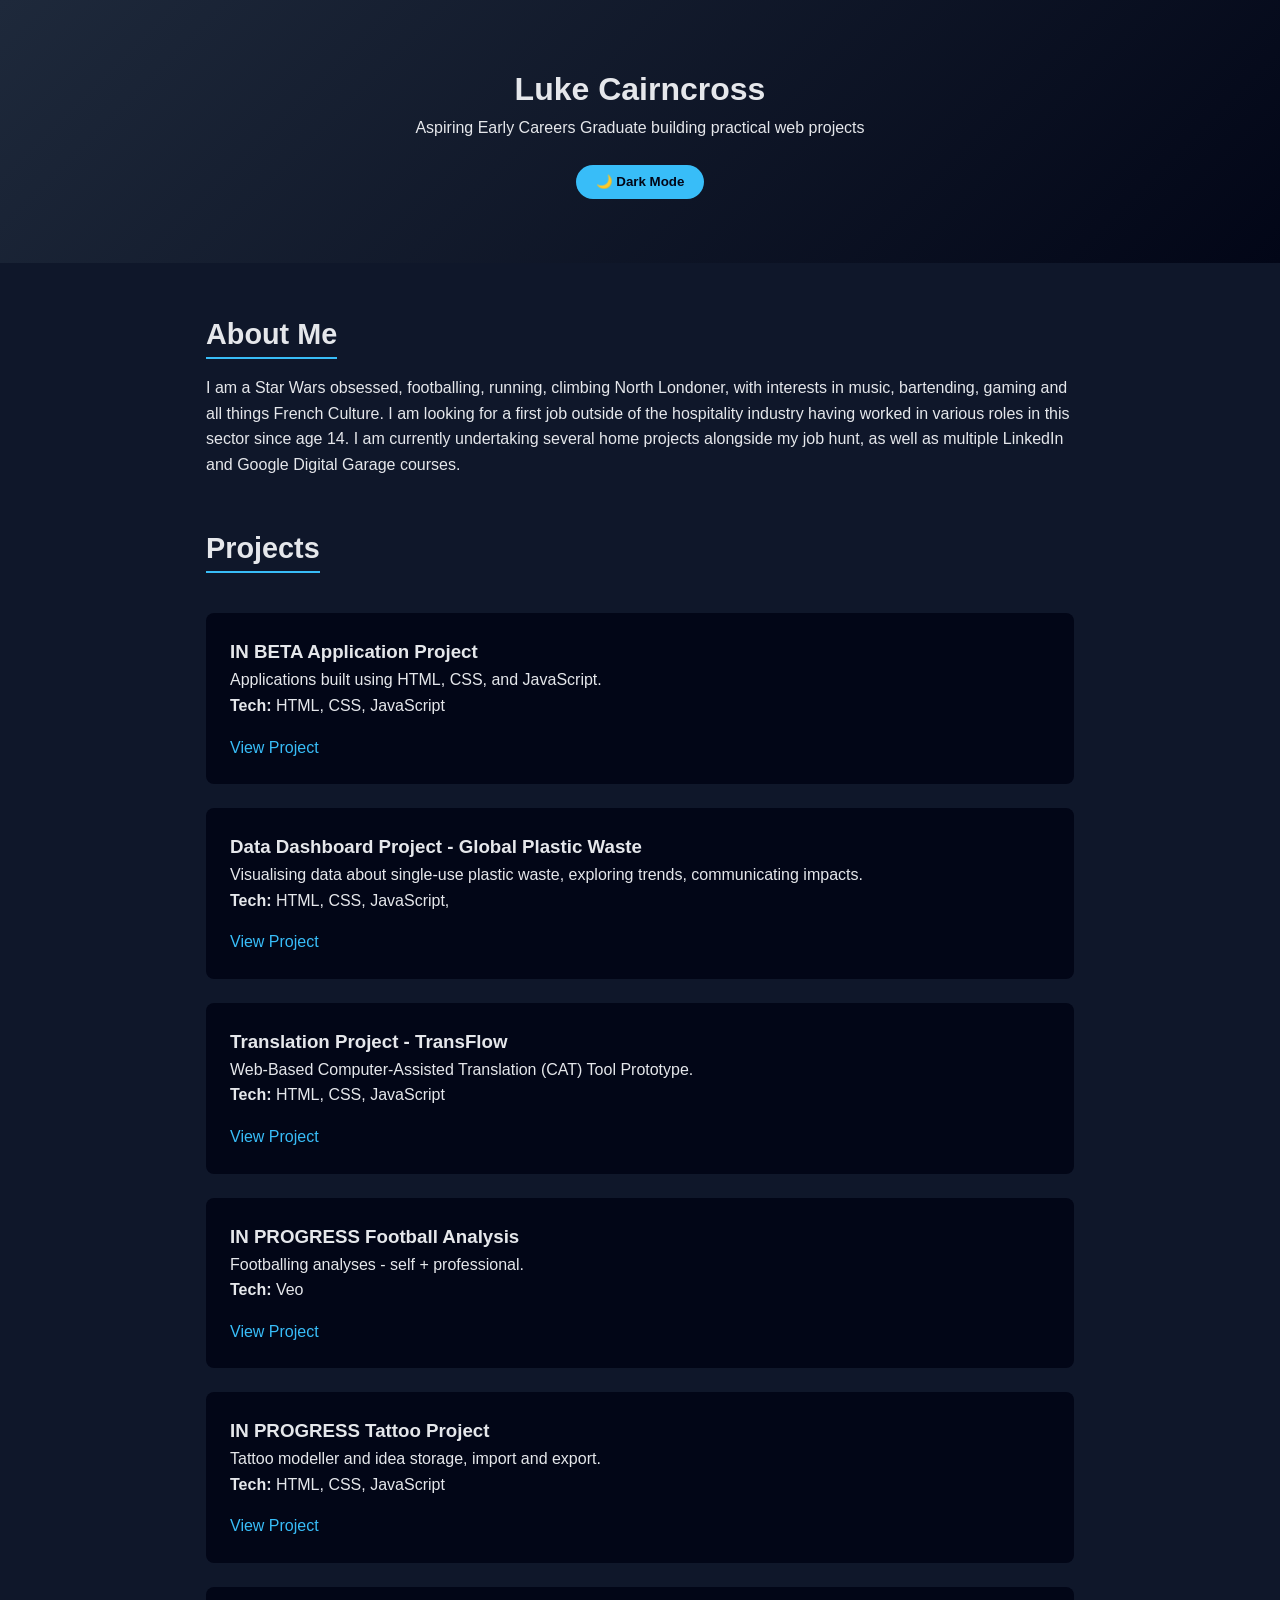
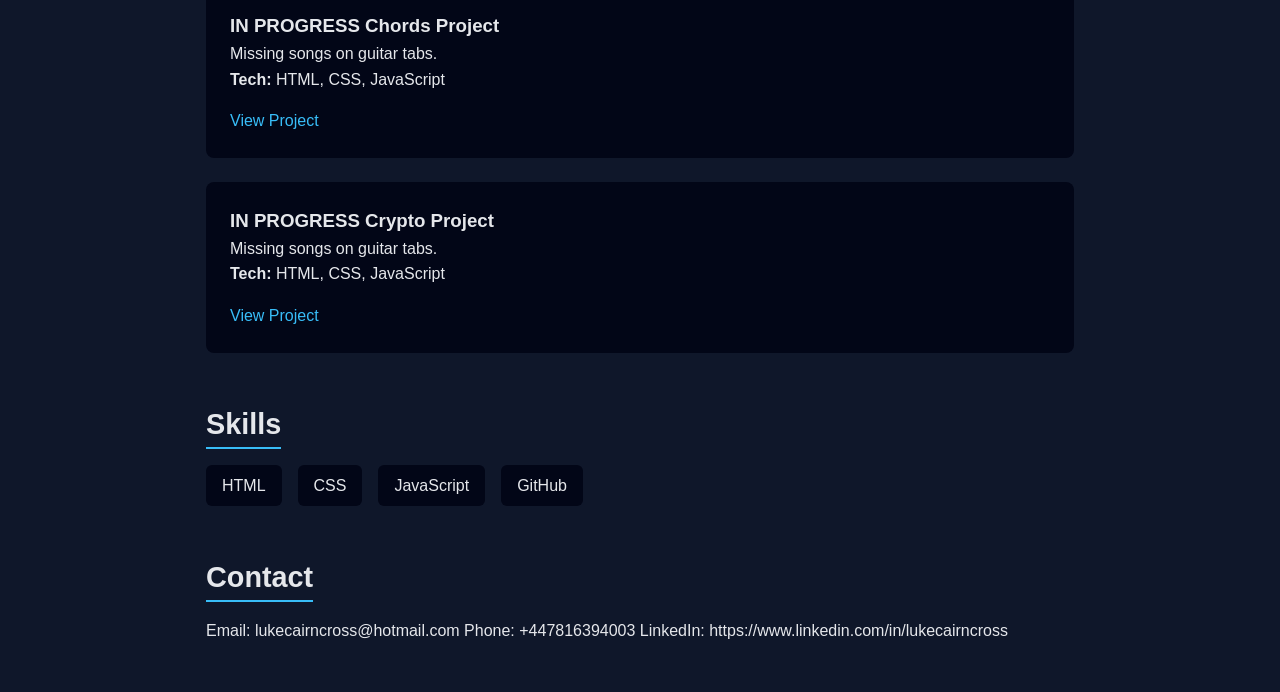
<file: index.html>
<!DOCTYPE html>
<html lang="en">
<head>
  <meta charset="UTF-8">
  <meta name="viewport" content="width=device-width, initial-scale=1.0">
  <title>Luke Cairncross | Portfolio</title>
  <link rel="stylesheet" href="style.css">
</head>
<body>

  <!-- HEADER -->
  <header>
    <h1>Luke Cairncross</h1>
    <p>Aspiring Early Careers Graduate building practical web projects</p>
    <button id="theme-toggle">🌙 Dark Mode</button>
  </header>

  <!-- ABOUT -->
  <section id="about" class="reveal">
    <h2>About Me</h2>
    <p>
      I am a Star Wars obsessed, footballing, running, climbing North Londoner, with interests in music, bartending, gaming and all things French Culture. I am looking for a first job outside of the hospitality industry having worked in various roles in this sector since age 14. I am currently undertaking several home projects alongside my job hunt, as well as multiple LinkedIn and Google Digital Garage courses.
    </p>
  </section>

  <!-- PROJECTS -->
  <section id="projects">
    <h2>Projects</h2>
    <div class="project-card">
      <h3>IN BETA Application Project</h3>
      <p>Applications built using HTML, CSS, and JavaScript.</p>
      <p><strong>Tech:</strong> HTML, CSS, JavaScript</p>

      <a href="application-projects/valentine-game.html">View Project</a>
    </div>

    <div class="project-card">
      <h3>Data Dashboard Project - Global Plastic Waste</h3>
      <p>Visualising data about single-use plastic waste, exploring trends, communicating impacts.</p>
      <p><strong>Tech:</strong> HTML, CSS, JavaScript, </p>
      <a href="plastic-dashboard/plastic-dashboard.html">View Project</a>
    </div>

    <div class="project-card">
      <h3>Translation Project - TransFlow</h3>
      <p>Web-Based Computer-Assisted Translation (CAT) Tool Prototype.</p>
      <p><strong>Tech:</strong> HTML, CSS, JavaScript</p>
      <a href="translation-project/translation-tool.html">View Project</a>
    </div>

        <div class="project-card">
      <h3>IN PROGRESS Football Analysis</h3>
      <p>Footballing analyses - self + professional.</p>
      <p><strong>Tech:</strong> Veo</p>
      <a href="#">View Project</a>
    </div>

    <div class="project-card">
      <h3>IN PROGRESS Tattoo Project</h3>
      <p>Tattoo modeller and idea storage, import and export.</p>
      <p><strong>Tech:</strong> HTML, CSS, JavaScript</p>
      <a href="#">View Project</a>
    </div>

    <div class="project-card">
      <h3>IN PROGRESS Chords Project</h3>
      <p>Missing songs on guitar tabs.</p>
      <p><strong>Tech:</strong> HTML, CSS, JavaScript</p>
      <a href="#">View Project</a>
    </div>

    <div class="project-card">
      <h3>IN PROGRESS Crypto Project</h3>
      <p>Missing songs on guitar tabs.</p>
      <p><strong>Tech:</strong> HTML, CSS, JavaScript</p>
      <a href="#">View Project</a>
    </div>

  </section>

  <!-- SKILLS -->
  <section id="skills">
    <h2>Skills</h2>
    <ul>
      <li>HTML</li>
      <li>CSS</li>
      <li>JavaScript</li>
      <li>GitHub</li>
    </ul>
  </section>

  <button id="scrollTop" aria-label="Scroll to top">↑</button>

  <!-- CONTACT -->
  <section id="contact">
    <h2>Contact</h2>
    <p>Email: lukecairncross@hotmail.com
        Phone: +447816394003
        LinkedIn: https://www.linkedin.com/in/lukecairncross
    </p>
  </section>
  <script src="script.js"></script>

</body>
</html>
</file>
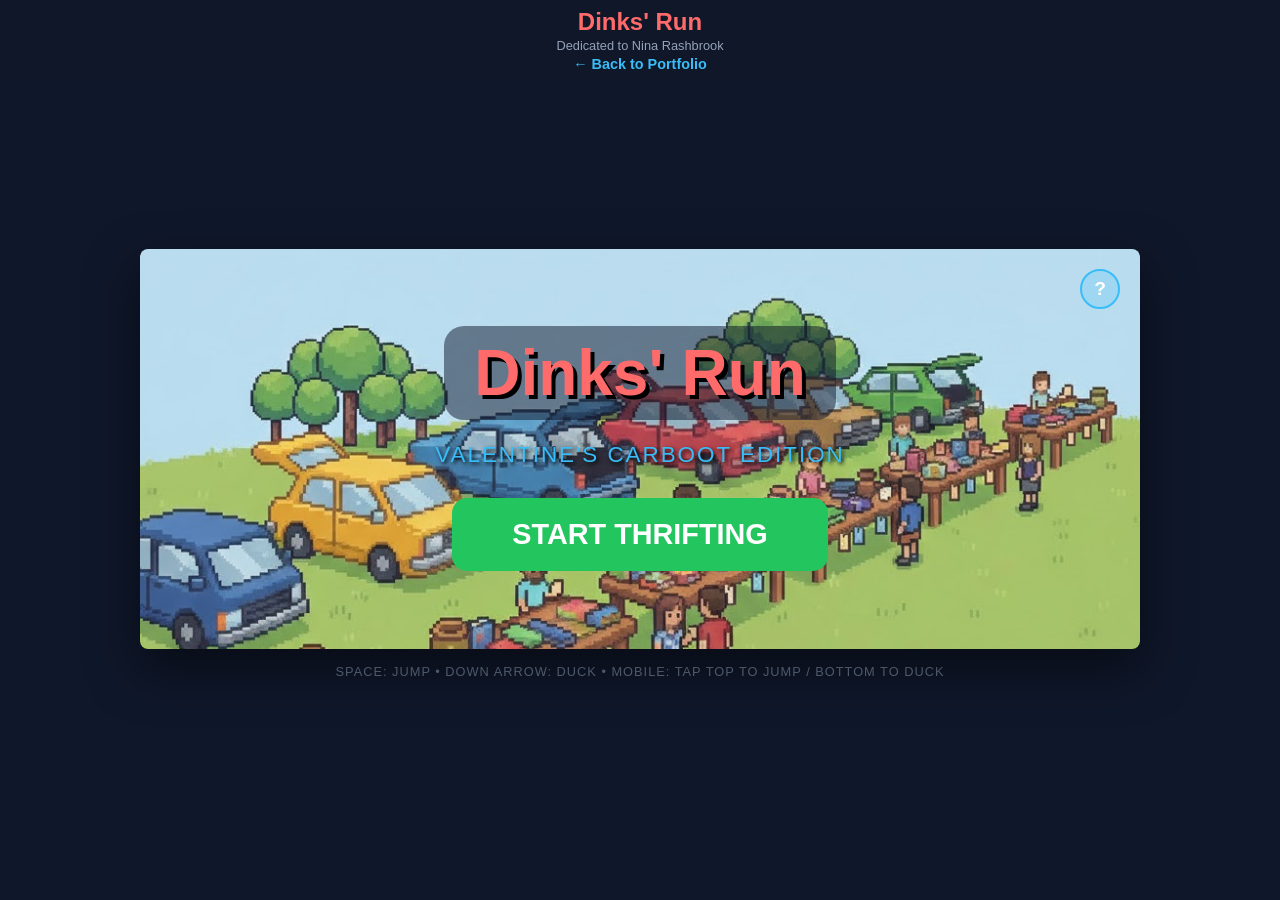
<file: application-projects/valentine-game.html>
<!DOCTYPE html>
<html lang="en">
<head>
    <meta charset="UTF-8">
    <meta name="viewport" content="width=device-width, initial-scale=1.0, maximum-scale=1.0, user-scalable=no">
    <title>Dinks' Run | Valentine's Edition</title>
    <style>
        body { margin: 0; font-family: 'Segoe UI', Tahoma, Geneva, Verdana, sans-serif; overflow: hidden; background: #0f172a; color: white; touch-action: none; }
        
        header { text-align: center; padding: 0.5rem; background: rgba(15, 23, 42, 0.8); }

        main {
            display: flex;
            flex-direction: column;
            align-items: center;
            justify-content: center;
            min-height: 85vh;
            position: relative;
        }

        #game-container {
            position: relative;
            width: 1000px;
            height: 400px;
            overflow: visible;
            border-radius: 12px;
            box-shadow: 0 20px 50px rgba(0,0,0,0.5);
        }

        canvas {
            display: block;
            background: #000;
            border-radius: 8px;
        }

        .controls-hint {
            margin-top: 15px;
            color: #64748b;
            font-size: 0.8rem;
            letter-spacing: 1px;
            text-transform: uppercase;
        }

        .menu-btn {
            color: white; border: none; padding: 12px; cursor: pointer; border-radius: 8px;
            font-weight: bold; width: 100%; display: block; transition: all 0.2s;
            text-transform: uppercase; letter-spacing: 1px; font-size: 0.9rem;
        }
        
        .menu-btn:hover { transform: translateY(-2px); filter: brightness(1.1); }
        .menu-btn:active { transform: translateY(0); }

        @keyframes pulse {
            0% { transform: scale(1); box-shadow: 0 4px 0 #166534; }
            50% { transform: scale(1.05); box-shadow: 0 6px 20px rgba(34, 197, 94, 0.4); }
            100% { transform: scale(1); box-shadow: 0 4px 0 #166534; }
        }
        .btn-pulse { animation: pulse 2s infinite ease-in-out; }

        .info-img { width: 25px; height: 25px; vertical-align: middle; margin-right: 10px; }
        .avoid-img { height: 20px; width: auto; vertical-align: middle; margin-right: 10px; }

        #shop-overlay {
            display: none; position: absolute; top: 50%; left: 50%; transform: translate(-50%, -50%); 
            background-image: linear-gradient(rgba(15, 23, 42, 0.6), rgba(15, 23, 42, 0.6)), url('images/clothes-rail.png'); 
            background-size: cover; background-position: center; padding: 20px; border: 3px solid #a78bfa; 
            border-radius: 20px; text-align: center; color: white; z-index: 160; 
            box-shadow: 0 0 60px rgba(0,0,0,0.9); width: 750px; max-height: 80vh; 
            overflow-y: auto; box-sizing: border-box;
        }

        @media (max-width: 1000px) {
            #game-container { width: 95vw; height: calc(95vw * 0.4); }
            canvas { width: 100%; height: 100%; }
            #shop-overlay { width: 95%; }
        }
    </style>
</head>
<body>
    
    <audio id="bgMusic" src="audio/lofi-bg.mp3" loop></audio>
    <audio id="buySound" src="audio/buy.mp3"></audio>
    <audio id="deathSound" src="audio/death.mp3"></audio>
    <audio id="menuSound" src="audio/menu-switch.mp3"></audio>

    <header>
        <h1 style="margin: 0; color: #ff6b6b; font-size: 1.5rem;">Dinks' Run</h1>
        <p style="margin: 2px 0; color: #94a3b8; font-size: 0.8rem;">Dedicated to Nina Rashbrook</p>
        <a href="../index.html" style="color: #38bdf8; text-decoration: none; font-weight: bold; font-size: 0.9rem;">← Back to Portfolio</a>
    </header>

    <main>
        <div id="game-container">
            <div id="start-screen" style="position: absolute; top: 0; left: 0; width: 100%; height: 100%; background: rgba(15, 23, 42, 0.85) url('images/project-logo.png') no-repeat center; background-size: cover; display: flex; flex-direction: column; align-items: center; justify-content: center; z-index: 200; border-radius: 8px;">
                <h1 style="color: #ff6b6b; font-size: 4rem; margin: 0; text-shadow: 4px 4px 0px #000; background: rgba(15, 23, 42, 0.5); padding: 10px 30px; border-radius: 20px;">Dinks' Run</h1>
                <p style="color: #38bdf8; margin-bottom: 30px; font-size: 1.4rem; letter-spacing: 2px; text-shadow: 2px 2px 4px #000;">VALENTINE'S CARBOOT EDITION</p>
                <button onclick="startGame()" class="btn-pulse" style="background: #22c55e; color: white; border: none; padding: 20px 60px; font-size: 1.8rem; cursor: pointer; border-radius: 15px; font-weight: bold;">START THRIFTING</button>
            </div>

            <div style="position: absolute; top: 20px; right: 20px; z-index: 300;">
                <button onmouseover="showInfo()" onmouseout="hideInfo()" style="background: rgba(56, 189, 248, 0.2); border: 2px solid #38bdf8; border-radius: 50%; width: 40px; height: 40px; color: white; cursor: help; font-weight: bold; font-size: 1.2rem; backdrop-filter: blur(5px);">?</button>
                <div id="info-popup" style="display: none; position: absolute; top: 50px; right: 0; background: rgba(15, 23, 42, 0.95); border: 2px solid #38bdf8; padding: 20px; border-radius: 15px; color: white; width: 220px; text-align: left; box-shadow: 0 10px 30px rgba(0,0,0,0.5);">
                    <p style="margin: 0 0 10px 0; font-weight: bold; color: #38bdf8; border-bottom: 1px solid #334155; padding-bottom: 5px;">Market Values</p>
                    <div style="margin-bottom: 8px;"><img src="images/clothes.png" class="info-img"> Clothes: 5p</div>
                    <div style="margin-bottom: 8px;"><img src="images/vinyls.png" class="info-img"> Vinyls: 10p</div>
                    <div style="margin-bottom: 12px;"><img src="images/pins.png" class="info-img"> Pins: 20p</div>
                    <p style="margin: 0 0 10px 0; font-weight: bold; color: #ff6b6b; border-bottom: 1px solid #334155; padding-bottom: 5px;">Avoid!</p>
                    <div style="margin-bottom: 8px;"><img src="images/car.png" class="avoid-img"> Cars / Rails</div>
                    <div style="margin-bottom: 8px;"><img src="images/pigeons.png" class="avoid-img"> Pigeons (Duck!)</div>
                </div>
            </div>

            <canvas id="gameCanvas" width="1000" height="400"></canvas>
            
            <div id="game-ui-overlay" style="display: none; position: absolute; top: 50%; left: 50%; transform: translate(-50%, -50%); 
                background-image: linear-gradient(rgba(15, 23, 42, 0.6), rgba(15, 23, 42, 0.6)), url('images/car-back.png'); 
                background-size: cover; background-position: center; padding: 40px; border: 3px solid #38bdf8; border-radius: 20px; 
                text-align: center; color: white; z-index: 150; box-shadow: 0 0 60px rgba(0,0,0,0.9); width: 650px;">
                
                <h2 style="color: #ff6b6b; font-size: 2.8rem; margin: 0 0 20px 0; text-shadow: 3px 3px 6px #000;">Carboot Stall</h2>
                <div style="display: flex; justify-content: space-between; align-items: center; margin-bottom: 30px; gap: 20px;">
                    <div style="background: rgba(15, 23, 42, 0.85); padding: 20px; border-radius: 15px; text-align: left; border: 1px solid #334155; flex: 1.2;">
                        <p style="margin: 0 0 10px 0; font-weight: bold; color: #38bdf8; border-bottom: 1px solid #334155;">Latest Haul</p>
                        <p>Clothes: <span id="run-clothes">0</span> (£<span id="val-clothes">0.00</span>)</p>
                        <p>Vinyls: <span id="run-vinyls">0</span> (£<span id="val-vinyls">0.00</span>)</p>
                        <p>Pins: <span id="run-pins">0</span> (£<span id="val-pins">0.00</span>)</p>
                    </div>
                    <div style="flex: 1;">
                        <p style="font-size: 1rem; color: #94a3b8; margin: 0;">WALLET BALANCE</p>
                        <p style="font-size: 3rem; margin: 0; color: #22c55e; font-weight: bold; text-shadow: 2px 2px 0px #000;">£<span id="total-coins">0.00</span></p>
                    </div>
                </div>
                <div style="display: flex; gap: 15px; justify-content: center;">
                    <button onclick="sellItems()" class="menu-btn" style="background: #22c55e; box-shadow: 0 4px 0 #166534;">Sell All</button>
                    <button onclick="openShop()" class="menu-btn" style="background: #a78bfa; box-shadow: 0 4px 0 #7c3aed;">Marketplace</button>
                    <button onclick="playAgain()" class="menu-btn" style="background: #38bdf8; box-shadow: 0 4px 0 #0284c7;">Go Thrifting!</button>
                </div>
            </div>

            <div id="shop-overlay">
                <h2 style="color: #a78bfa; font-size: 2.5rem; margin: 0 0 5px 0; text-shadow: 3px 3px 6px #000;">Marketplace</h2>
                <p style="font-size: 1.1rem; margin-bottom: 15px;">Available Funds: <span style="color: #22c55e; font-weight: bold;">£<span id="shop-coins">0.00</span></span></p>
                <div id="skin-grid" style="display: grid; grid-template-columns: repeat(3, 1fr); gap: 15px; margin-bottom: 25px; max-height: 250px; overflow-y: auto; padding: 10px; background: rgba(0,0,0,0.2); border-radius: 10px;"></div>
                <div style="display: flex; justify-content: center; gap: 20px; flex-wrap: wrap;">
                    <button onclick="closeShop()" class="menu-btn" style="background: #38bdf8; width: 200px;">Back to Stall</button>
                    <button onclick="toggleMute()" id="muteBtn" class="menu-btn" style="background: #475569; width: 150px;">Mute</button>
                    <button onclick="resetProgress()" class="menu-btn" style="background: #ef4444; width: 100%; margin-top: 10px; font-size: 0.7rem; opacity: 0.8;">Reset Progress</button>
                </div>
            </div>
        </div>
        <div class="controls-hint">Space: Jump • Down Arrow: Duck • Mobile: Tap Top to Jump / Bottom to Duck</div>
    </main>

    <script src="valentine-game.js"></script>
</body>
</html>
</file>
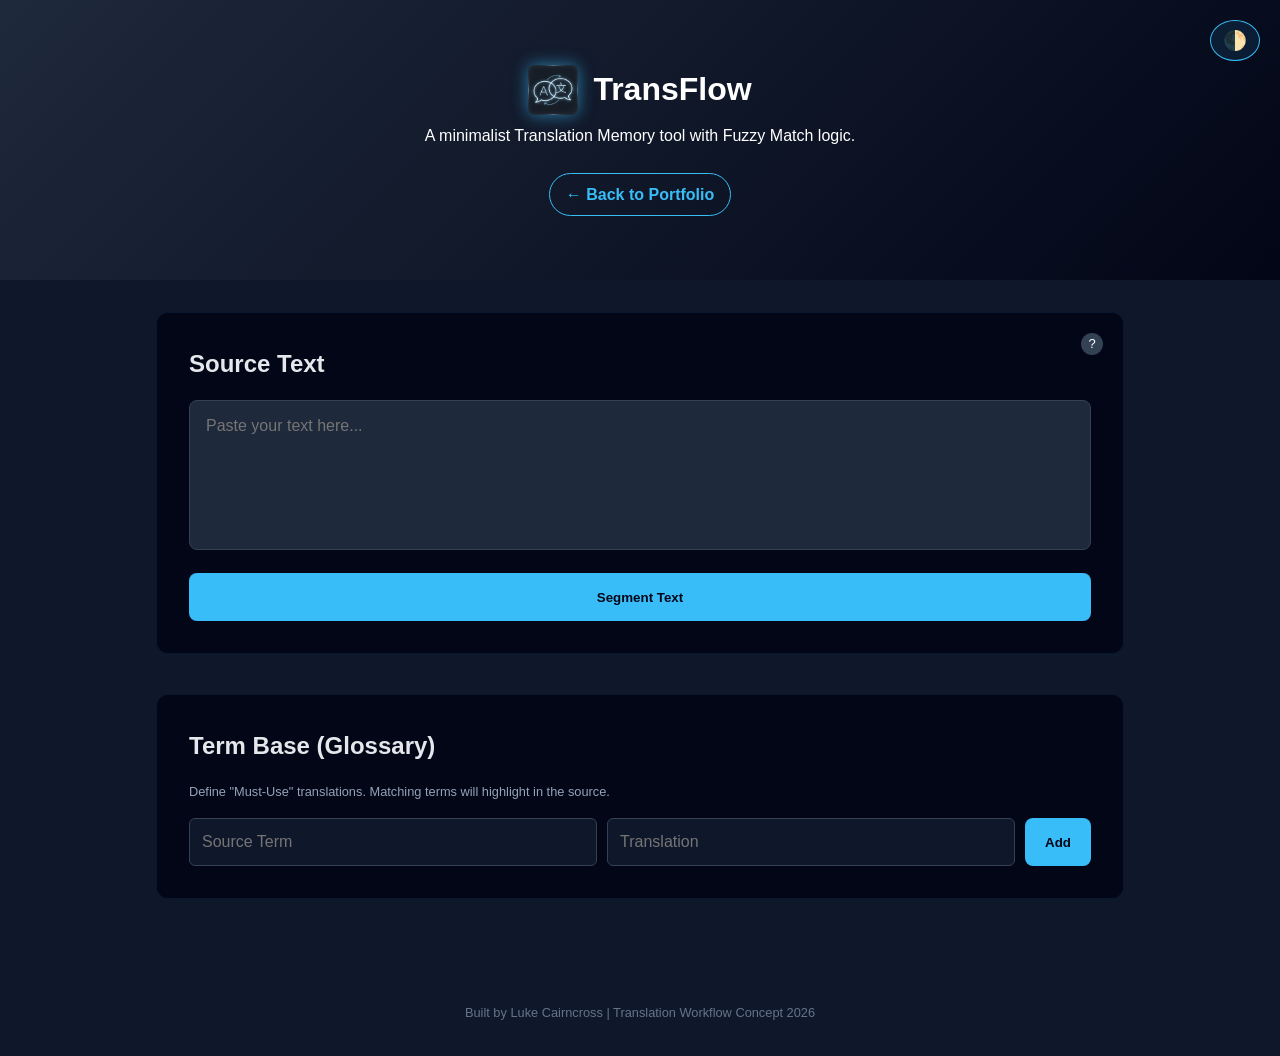
<file: translation-project/translation-tool.html>
<!DOCTYPE html>
<html lang="en">
<head>
    <meta charset="UTF-8">
    <meta name="viewport" content="width=device-width, initial-scale=1.0">
    <title>TransFlow | CAT Tool Prototype</title>
    <link rel="icon" type="image/png" href="favicon-transflow.png">
    <link rel="stylesheet" href="translation-tool.css">
</head>
<body class="loaded">
    <button id="theme-toggle" class="theme-btn">🌓</button>

    <header>
        <div class="header-content">
            <div class="logo-wrapper">
                <img src="favicon-transflow.png" alt="TransFlow Logo" class="header-logo">
                <h1>TransFlow</h1>
            </div>
        </div>
        <p>A minimalist Translation Memory tool with Fuzzy Match logic.</p>
        <a href="../index.html" class="back-btn">← Back to Portfolio</a>
    </header>

    <main>
        <section id="input-section" class="dashboard-section">
            <div class="project-card" style="position: relative;">
                <div class="help-tip">
                    <span>?</span>
                    <div class="help-content">
                        <strong>Keyboard Shortcuts</strong>
                        <ul>
                            <li><strong>Ctrl + Enter:</strong> Save & Next</li>
                            <li><strong>Ctrl + Insert:</strong> Copy Source</li>
                            <li><strong>Alt + Up/Down:</strong> Navigate Segments</li>
                            <li><strong>Ctrl + S:</strong> Manual Save</li>
                            <li><strong>Ctrl + 1:</strong> Apply Top Match</li>
                        </ul>
                    </div>
                </div>
                <h2 class="anim-header">Source Text</h2>
                <textarea id="source-input" placeholder="Paste your text here..."></textarea>
                <button id="segment-btn" class="cta-btn ocean-btn" style="width: 100%;">Segment Text</button>
            </div>
        </section>

        <div id="progress-container" class="discreet-progress" style="display: none;">
            <div class="progress-meta">
                <span>Project Progress</span>
                <span id="progress-percent">0%</span>
            </div>
            <div class="progress-track">
                <div id="progress-fill"></div>
            </div>
        </div>

        <section id="workbench-section" class="dashboard-section" style="display: none;">
            <div class="project-card">
                <div class="workbench-header">
                    <h2 class="anim-header">Workbench</h2>
                    <span id="tm-status" class="ticker-trend">Memory Active: 0 Segments</span>
                </div>
                
                <div id="segment-list"></div>

                <div class="cta-grid">
                    <button id="export-btn" class="cta-btn ocean-btn">Export Translation</button>
                    <button id="clear-tm-btn" class="cta-btn calc-btn">Clear Memory</button>
                </div>
            </div>
        </section>

        <section id="glossary-section" class="dashboard-section">
            <div class="project-card">
                <h2 class="anim-header">Term Base (Glossary)</h2>
                <p style="font-size: 0.8rem; color: #94a3b8; margin-bottom: 1rem;">Define "Must-Use" translations. Matching terms will highlight in the source.</p>
                <div id="glossary-list"></div>
                <div class="glossary-inputs" style="display: flex; gap: 10px; margin-top: 15px;">
                    <input type="text" id="term-source" class="target-input" placeholder="Source Term" style="flex: 1;">
                    <input type="text" id="term-target" class="target-input" placeholder="Translation" style="flex: 1;">
                    <button id="add-term-btn" class="cta-btn ocean-btn" style="padding: 10px 20px;">Add</button>
                </div>
            </div>
        </section>
    </main>

    <button id="scrollTop" aria-label="Scroll to top">↑</button>

    <footer>
        <p>Built by Luke Cairncross | Translation Workflow Concept 2026</p>
    </footer>

    <script src="translation-tool.js"></script>
</body>
</html>
</file>
<file: style.css>
* {
  margin: 0;
  padding: 0;
  box-sizing: border-box;
  font-family: Arial, Helvetica, sans-serif;
}

/* This block handles the load animation AND the dark/light transition */
body {
  background-color: #0f172a;
  color: #e5e7eb;
  line-height: 1.6;
  opacity: 0; 
  transition: opacity 0.6s ease, background-color 0.3s ease, color 0.3s ease;
}

body.loaded {
  opacity: 1;
}

/* Light Mode Colors */
body.light {
  background-color: #f8fafc;
  color: #0f172a;
}

header {
  text-align: center;
  padding: 4rem 1rem;
  background: linear-gradient(135deg, #1e293b, #020617);
  transition: background 0.3s ease;
}

body.light header {
  background: linear-gradient(135deg, #e2e8f0, #cbd5f5);
}

section {
  max-width: 900px;
  margin: 3rem auto;
  padding: 0 1rem;
}

h2 {
  margin-bottom: 1rem;
  font-size: 1.8rem;
  border-bottom: 2px solid #38bdf8;
  display: inline-block;
  position: relative;
  transition: border-color 0.3s ease;
}

/* 1. This creates the invisible line that will grow */
h2::after {
  content: '';
  position: absolute;
  left: 0;
  bottom: -6px;
  width: 0;      /* It starts at 0 width (invisible) */
  height: 2px;
  background-color: #38bdf8;
  transition: width 0.3s ease; /* This makes it slide out smoothly */
}

/* 2. This tells the line to grow to 100% when you hover over the section */
section:hover h2::after {
  width: 100%;
}

/* 3. (Optional) This does the same for the header on your game page */
header:hover h2::after {
  width: 100%;
}

body.light h2 {
  border-bottom-color: #6366f1;
}

.project-card {
  background-color: #020617;
  padding: 1.5rem;
  margin-top: 1.5rem;
  border-radius: 8px;
  transition: transform 0.3s ease, background-color 0.3s ease;
}

body.light .project-card {
  background-color: #e2e8f0;
}

.project-card:hover {
  transform: translateY(-5px);
}

.project-card a {
  display: inline-block;
  margin-top: 1rem;
  color: #38bdf8;
  text-decoration: none;
}

ul {
  list-style: none;
  display: flex;
  flex-wrap: wrap;
  gap: 1rem;
}

ul li {
  background-color: #020617;
  padding: 0.5rem 1rem;
  border-radius: 6px;
  transition: background-color 0.3s ease;
}

body.light ul li {
  background-color: #e2e8f0;
}

#theme-toggle {
  margin-top: 1.5rem;
  padding: 0.6rem 1.2rem;
  border: none;
  border-radius: 999px;
  cursor: pointer;
  background-color: #38bdf8;
  color: #020617;
  font-weight: bold;
  transition: transform 0.2s ease;
}

#theme-toggle:hover {
  transform: scale(1.05);
}

.reveal {
  opacity: 0;
  transform: translateY(20px);
  transition: opacity 0.6s ease, transform 0.6s ease;
}

.reveal.active {
  opacity: 1;
  transform: translateY(0);
}

#scrollTop {
  position: fixed;
  bottom: 24px;
  right: 24px;
  width: 42px;
  height: 42px;
  border-radius: 50%;
  border: none;
  background-color: #38bdf8;
  color: #020617;
  cursor: pointer;
  opacity: 0;
  pointer-events: none;
  transition: opacity 0.3s ease;
}

#scrollTop.show {
  opacity: 1;
  pointer-events: auto;
}

#gameCanvas {
    background-color: #1e293b;
    border: 2px solid #38bdf8;
    max-width: 100%;
    border-radius: 8px;
    display: block;
    margin: 0 auto;
}

:focus {
    outline: 3px solid #38bdf8;
    outline-offset: 3px;
}

@media (max-width: 600px) {
  header h1 { font-size: 2rem; }
  ul { flex-direction: column; }
}
</file>
<file: translation-project/translation-tool.css>
/* --- 1. RESET & BASE STYLES --- */
* { 
    margin: 0; 
    padding: 0; 
    box-sizing: border-box; 
    font-family: 'Inter', Arial, Helvetica, sans-serif; 
}

body { 
    background-color: #0f172a; 
    color: #e5e7eb; 
    line-height: 1.6; 
    transition: background-color 0.3s, color 0.3s; 
    overflow-x: hidden;
}

/* --- 2. HEADER & NAVIGATION --- */
header { 
    text-align: center; 
    padding: 4rem 1rem; 
    background: linear-gradient(135deg, #1e293b, #020617); 
    color: #ffffff;
    transition: background 0.3s ease;
}

.logo-wrapper { 
    display: flex; 
    align-items: center; 
    justify-content: center; 
    gap: 15px; 
    margin-bottom: 0.5rem; 
}

.header-logo { 
    width: 50px; 
    height: 50px; 
    filter: drop-shadow(0 0 8px rgba(56, 189, 248, 0.6)); 
}

.back-btn {
    display: inline-block; 
    margin-top: 1.5rem; 
    color: #38bdf8; 
    text-decoration: none; 
    font-weight: bold;
    border: 1px solid #38bdf8; 
    padding: 0.5rem 1rem; 
    border-radius: 999px; 
    transition: 0.3s ease;
}

.back-btn:hover { 
    background-color: #38bdf8; 
    color: #020617; 
}

/* --- 3. THEME & HELP COMPONENTS --- */
.theme-btn {
    position: fixed; 
    top: 20px; 
    right: 20px; 
    z-index: 1000;
    background: rgba(56, 189, 248, 0.1); 
    border: 1px solid #38bdf8;
    color: #38bdf8; 
    padding: 8px 12px; 
    border-radius: 50%; 
    cursor: pointer;
    font-size: 1.2rem; 
    transition: 0.3s;
}

.help-tip {
    position: absolute; 
    top: 20px; 
    right: 20px;
    background: #334155; 
    color: white; 
    width: 22px; 
    height: 22px; 
    border-radius: 50%;
    font-size: 13px; 
    line-height: 22px; 
    text-align: center; 
    cursor: help; 
    z-index: 10;
}

.help-content {
    visibility: hidden; 
    width: 240px; 
    background-color: #1e293b; 
    color: #fff; 
    text-align: left;
    border-radius: 8px; 
    padding: 15px; 
    position: absolute; 
    z-index: 1001; 
    right: 0; 
    top: 30px;
    opacity: 0; 
    transition: opacity 0.3s; 
    border: 1px solid #38bdf8; 
    font-size: 0.8rem; 
    box-shadow: 0 10px 25px rgba(0,0,0,0.5);
}

.help-tip:hover .help-content { 
    visibility: visible; 
    opacity: 1; 
}

/* --- 4. LIGHT THEME OVERRIDES --- */
body.light-theme { background-color: #f8fafc; color: #1e293b; }
body.light-theme header { background: linear-gradient(135deg, #e2e8f0, #cbd5e1); color: #1e293b; }
body.light-theme .project-card { background: #ffffff; border: 1px solid #e2e8f0; color: #1e293b; }
body.light-theme textarea { background: #f1f5f9; color: #1e293b; }
body.light-theme .target-input { background: #f8fafc; color: #1e293b; border-color: #cbd5e1; }
body.light-theme .help-tip { background: #cbd5e1; color: #1e293b; }

/* --- 5. MAIN CONTENT & CARDS --- */
main { 
    max-width: 1000px; 
    margin: 0 auto; 
    padding: 2rem 1rem; 
}

.dashboard-section { 
    margin-bottom: 2.5rem; 
}

.project-card { 
    background-color: #020617; 
    padding: 2rem; 
    border-radius: 12px; 
    border: 1px solid rgba(56, 189, 248, 0.1); 
    transition: transform 0.3s ease; 
    position: relative; 
}

/* --- 6. PROGRESS BAR --- */
.discreet-progress { 
    max-width: 1000px; 
    margin: 0 auto 2.5rem auto; 
}

.progress-meta { 
    display: flex; 
    justify-content: space-between; 
    font-size: 0.75rem; 
    text-transform: uppercase; 
    letter-spacing: 1.5px; 
    margin-bottom: 8px; 
    color: #94a3b8; 
}

.progress-track { 
    width: 100%; 
    height: 4px; 
    background: rgba(56, 189, 248, 0.1); 
    border-radius: 2px; 
    overflow: hidden; 
}

#progress-fill { 
    width: 0%; 
    height: 100%; 
    background: #38bdf8; 
    box-shadow: 0 0 10px rgba(56, 189, 248, 0.5); 
    transition: width 0.6s cubic-bezier(0.22, 1, 0.36, 1); 
}

/* --- 7. WORKBENCH & SEGMENTS --- */
.workbench-header { 
    display: flex; 
    justify-content: space-between; 
    align-items: center; 
    margin-bottom: 2rem; 
    flex-wrap: wrap; 
    gap: 10px; 
}

.anim-header { 
    position: relative; 
    display: inline-block; 
    margin-bottom: 1rem; 
    font-size: 1.5rem; 
}

.anim-header::after { 
    content: ''; 
    position: absolute; 
    left: 0; 
    bottom: -6px; 
    width: 0; 
    height: 2px; 
    background-color: #38bdf8; 
    transition: width 0.3s ease; 
}

textarea { 
    width: 100%; 
    height: 150px; 
    background: #1e293b; 
    border: 1px solid #334155; 
    color: white; 
    border-radius: 8px; 
    padding: 1rem; 
    font-size: 16px; 
    margin-bottom: 1rem; 
    resize: none; 
}

.segment-row { 
    display: grid; 
    grid-template-columns: 1fr 1fr; 
    gap: 20px; 
    padding: 1.5rem 0; 
    border-bottom: 1px solid rgba(255,255,255,0.05); 
}

.source-seg { 
    font-weight: bold; 
    color: #38bdf8; 
    font-size: 0.9rem; 
}

.copy-hint { 
    display: block; 
    font-size: 0.7rem; 
    color: #94a3b8; 
    margin-top: 5px; 
    cursor: pointer; 
}

.target-input { 
    width: 100%; 
    padding: 12px; 
    border-radius: 6px; 
    border: 1px solid #334155; 
    background: #0f172a; 
    color: white; 
    transition: 0.3s; 
    font-size: 16px; 
}

/* --- 8. GLOSSARY & QA --- */
.glossary-match {
    background: rgba(56, 189, 248, 0.15);
    border-bottom: 2px solid #38bdf8;
    padding: 2px 4px;
    border-radius: 3px;
    color: inherit;
    cursor: help;
    transition: 0.2s;
}

.glossary-match:hover { 
    background: rgba(56, 189, 248, 0.3); 
}

.qa-warning { 
    font-size: 0.7rem; 
    color: #f59e0b; 
    margin-top: 5px; 
    display: none; 
}

.exact-match { border-left: 4px solid #10b981; background: rgba(16, 185, 129, 0.05); padding-left: 10px; }
.fuzzy-match { border-left: 4px solid #f59e0b; background: rgba(245, 158, 11, 0.05); padding-left: 10px; }
.ticker-trend { color: #10b981; font-weight: bold; font-size: 0.9rem; }

/* --- 9. BUTTONS & UI --- */
.cta-btn { 
    padding: 1rem 2rem; 
    border-radius: 8px; 
    border: none; 
    font-weight: bold; 
    transition: 0.3s; 
    cursor: pointer; 
    min-height: 48px; 
}

.ocean-btn { background: #38bdf8; color: #020617; }
.calc-btn { border: 2px solid #38bdf8; color: #38bdf8; background: transparent; }
.calc-btn:hover { background: #38bdf8; color: #020617; }

.cta-grid { 
    display: flex; 
    gap: 20px; 
    justify-content: center; 
    margin-top: 2.5rem; 
    flex-wrap: wrap; 
}

#scrollTop { 
    position: fixed; 
    bottom: 24px; 
    right: 24px; 
    width: 42px; 
    height: 42px; 
    border-radius: 50%; 
    border: none; 
    background-color: #38bdf8; 
    color: #020617; 
    cursor: pointer; 
    opacity: 0; 
    transition: 0.3s; 
    z-index: 100; 
}

#scrollTop.show { opacity: 1; }

.term-item { 
    display: flex; 
    justify-content: space-between; 
    background: rgba(255,255,255,0.05); 
    padding: 8px 12px; 
    border-radius: 4px; 
    margin-bottom: 5px; 
    font-size: 0.9rem; 
}

.term-remove { 
    color: #ef4444; 
    cursor: pointer; 
    font-weight: bold; 
    padding: 0 5px; 
}

footer { 
    text-align: center; 
    padding: 2rem; 
    color: #64748b; 
    font-size: 0.8rem; 
}

/* --- 10. MOBILE RESPONSIVENESS --- */
@media (max-width: 768px) {
    header { padding: 2.5rem 1rem; }
    h1 { font-size: 1.8rem; }
    
    .project-card { 
        padding: 1.25rem; 
    }
    
    .segment-row { 
        grid-template-columns: 1fr; 
        gap: 12px; 
        padding: 1rem 0;
    }
    
    .help-content { 
        width: 210px; 
        right: -10px; 
    }
    
    .glossary-inputs { 
        flex-direction: column; 
    }
    
    .cta-grid { 
        flex-direction: column; 
    }
    
    .cta-btn { 
        width: 100%; 
    }

    /* Adjust fixed elements for smaller screens */
    .theme-btn {
        top: 10px;
        right: 10px;
    }
}
</file>
